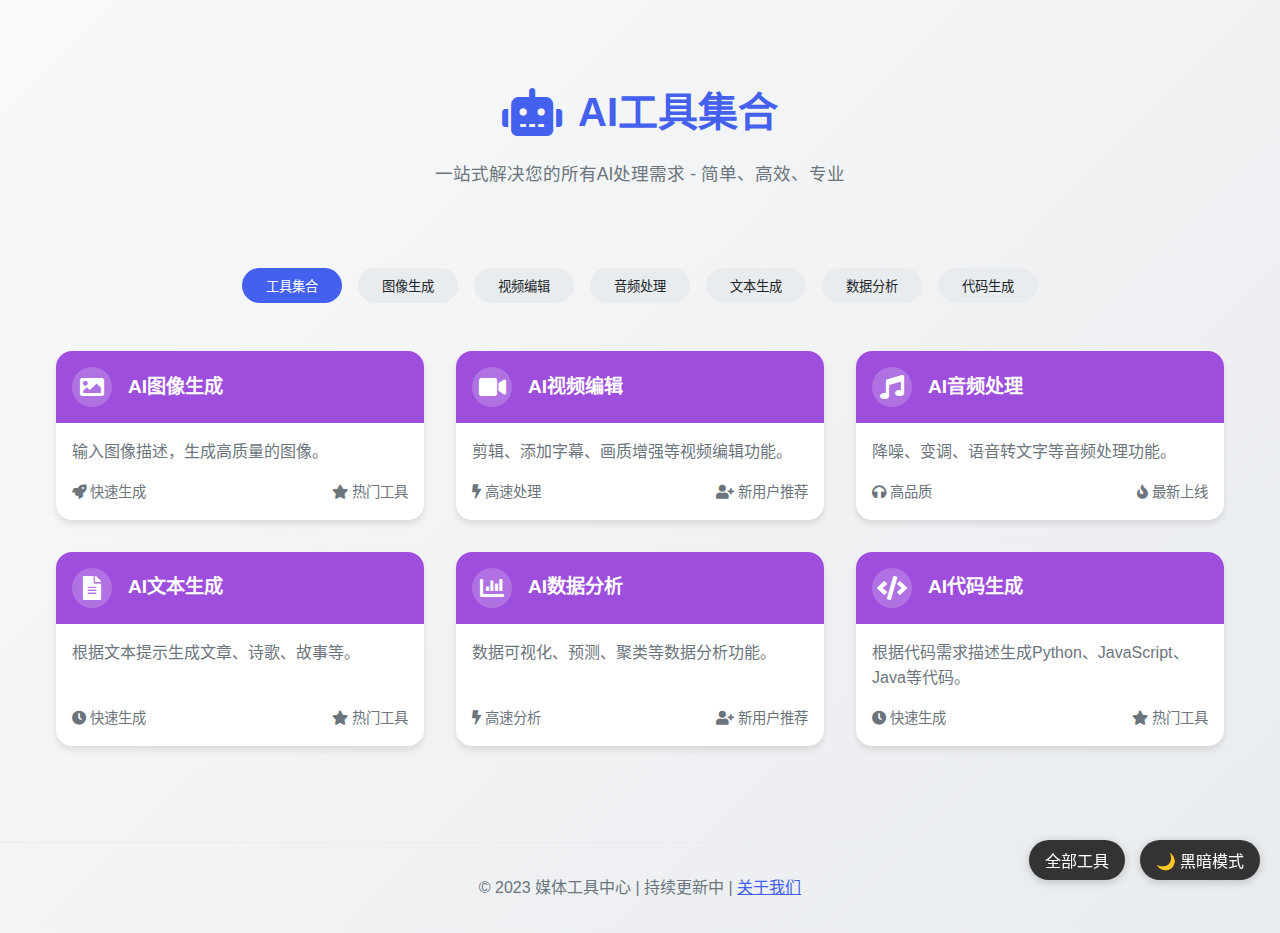
<file: AI-tools.html>
<!DOCTYPE html>
<html lang="zh-CN">

<head>
    <meta charset="UTF-8">
    <meta name="viewport" content="width=device-width, initial-scale=1.0">
    <title>AI工具集合</title>
    <!-- 引入Font Awesome图标库 -->
    <link rel="stylesheet" href="https://cdnjs.cloudflare.com/ajax/libs/font-awesome/5.15.3/css/all.min.css">
    <link rel="stylesheet" href="css/AI-tools.css">
</head>

<body>
    <div class="container">
        <header>
            <div class="logo">
                <i class="fas fa-robot"></i>
                <span>AI工具集合</span>
            </div>
            <p class="tagline">一站式解决您的所有AI处理需求 - 简单、高效、专业</p>
        </header>

        <!-- AI功能导航 -->
        <nav class="category-nav">
            <button class="category-btn active">工具集合</button>
            <button class="category-btn">图像生成</button>
            <button class="category-btn">视频编辑</button>
            <button class="category-btn">音频处理</button>
            <button class="category-btn">文本生成</button>
            <button class="category-btn">数据分析</button>
            <button class="category-btn">代码生成</button>
        </nav>

        <!-- 工具卡片网格 -->
        <div class="tools-grid">
            <!-- 图像生成工具 -->
            <a href="#" class="tool-card ai" data-category="图像生成">
                <div class="tool-card-header">
                    <div class="tool-icon">
                        <i class="fas fa-image"></i>
                    </div>
                    <h3 class="tool-title">AI图像生成</h3>
                </div>
                <div class="tool-card-body">
                    <p class="tool-description">输入图像描述，生成高质量的图像。</p>
                    <div class="tool-meta">
                        <span><i class="fas fa-rocket"></i> 快速生成</span>
                        <span><i class="fas fa-star"></i> 热门工具</span>
                    </div>
                </div>
            </a>

            <!-- 视频编辑工具 -->
            <a href="#" class="tool-card ai" data-category="视频编辑">
                <div class="tool-card-header">
                    <div class="tool-icon">
                        <i class="fas fa-video"></i>
                    </div>
                    <h3 class="tool-title">AI视频编辑</h3>
                </div>
                <div class="tool-card-body">
                    <p class="tool-description">剪辑、添加字幕、画质增强等视频编辑功能。</p>
                    <div class="tool-meta">
                        <span><i class="fas fa-bolt"></i> 高速处理</span>
                        <span><i class="fas fa-user-plus"></i> 新用户推荐</span>
                    </div>
                </div>
            </a>

            <!-- 音频处理工具 -->
            <a href="#" class="tool-card ai" data-category="音频处理">
                <div class="tool-card-header">
                    <div class="tool-icon">
                        <i class="fas fa-music"></i>
                    </div>
                    <h3 class="tool-title">AI音频处理</h3>
                </div>
                <div class="tool-card-body">
                    <p class="tool-description">降噪、变调、语音转文字等音频处理功能。</p>
                    <div class="tool-meta">
                        <span><i class="fas fa-headphones"></i> 高品质</span>
                        <span><i class="fas fa-fire"></i> 最新上线</span>
                    </div>
                </div>
            </a>

            <!-- 文本生成工具 -->
            <a href="#" class="tool-card ai" data-category="文本生成">
                <div class="tool-card-header">
                    <div class="tool-icon">
                        <i class="fas fa-file-alt"></i>
                    </div>
                    <h3 class="tool-title">AI文本生成</h3>
                </div>
                <div class="tool-card-body">
                    <p class="tool-description">根据文本提示生成文章、诗歌、故事等。</p>
                    <div class="tool-meta">
                        <span><i class="fas fa-clock"></i> 快速生成</span>
                        <span><i class="fas fa-star"></i> 热门工具</span>
                    </div>
                </div>
            </a>

            <!-- 数据分析工具 -->
            <a href="#" class="tool-card ai" data-category="数据分析">
                <div class="tool-card-header">
                    <div class="tool-icon">
                        <i class="fas fa-chart-bar"></i>
                    </div>
                    <h3 class="tool-title">AI数据分析</h3>
                </div>
                <div class="tool-card-body">
                    <p class="tool-description">数据可视化、预测、聚类等数据分析功能。</p>
                    <div class="tool-meta">
                        <span><i class="fas fa-bolt"></i> 高速分析</span>
                        <span><i class="fas fa-user-plus"></i> 新用户推荐</span>
                    </div>
                </div>
            </a>

            <!-- 代码生成工具 -->
            <a href="#" class="tool-card ai" data-category="代码生成">
                <div class="tool-card-header">
                    <div class="tool-icon">
                        <i class="fas fa-code"></i>
                    </div>
                    <h3 class="tool-title">AI代码生成</h3>
                </div>
                <div class="tool-card-body">
                    <p class="tool-description">根据代码需求描述生成Python、JavaScript、Java等代码。</p>
                    <div class="tool-meta">
                        <span><i class="fas fa-clock"></i> 快速生成</span>
                        <span><i class="fas fa-star"></i> 热门工具</span>
                    </div>
                </div>
            </a>
        </div>

        <!-- 工具功能区域将通过JavaScript动态生成 -->
    </div>

    <script src="js/AI-tools.js"></script>

    <footer>
        <p>© 2023 媒体工具中心 | 持续更新中 | <a href="about.html" style="color: var(--primary);">关于我们</a></p>
    </footer>
</body>

</html>
</file>
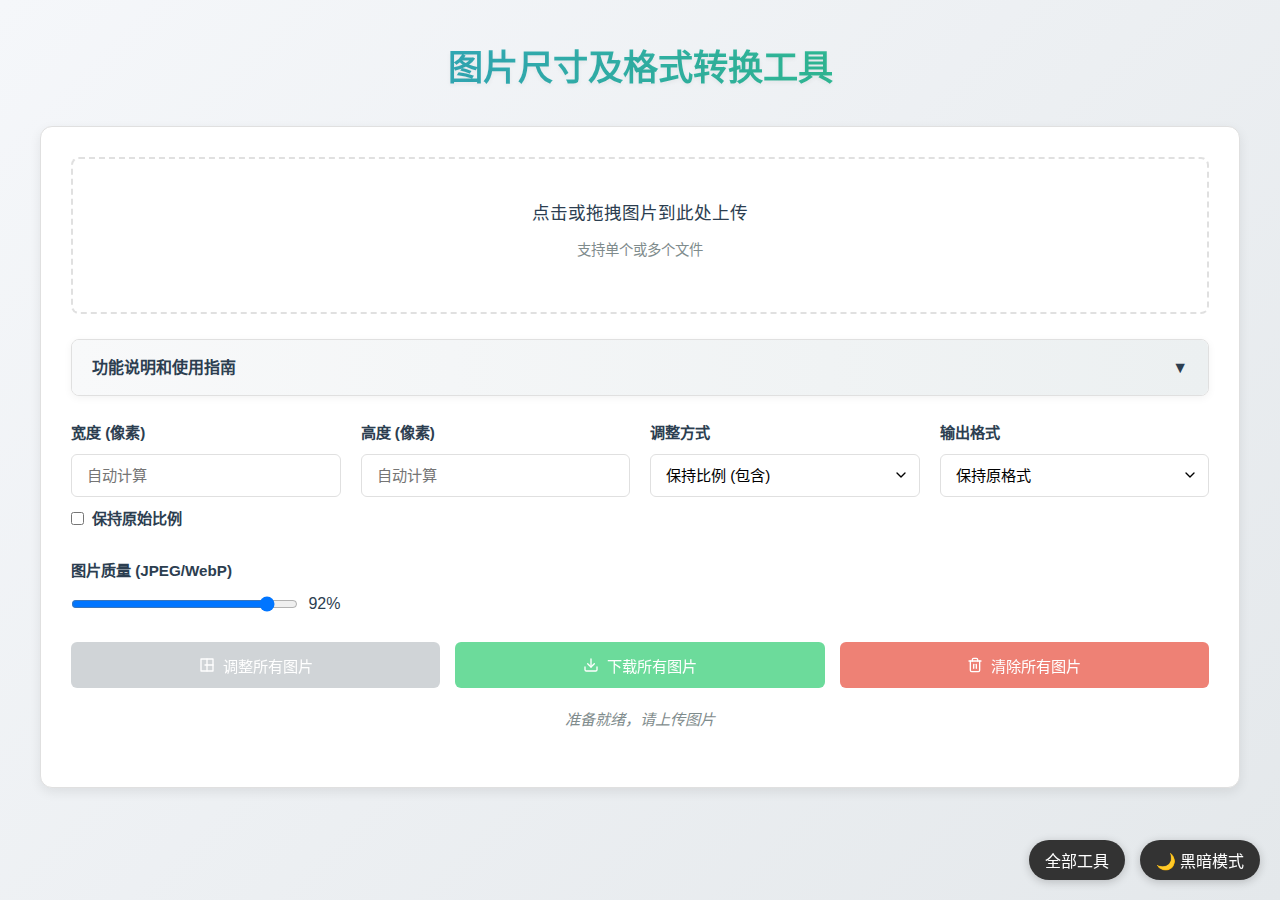
<file: image-resizer.html>
<!DOCTYPE html>
<html lang="zh-CN">
<head>
    <meta charset="UTF-8">
    <meta name="viewport" content="width=device-width, initial-scale=1.0">
    <title>图片尺寸及格式转换工具</title>
    <link rel="stylesheet" href="css/image.css">
</head>
<body>
    <h1>图片尺寸及格式转换工具</h1>
    <div class="container">
        <div id="uploadArea" class="upload-area">
            <p>点击或拖拽图片到此处上传</p>
            <p><small>支持单个或多个文件</small></p>
            <input type="file" id="fileInput" accept="image/*" multiple style="display: none;">
        </div>

        <div class="instructions">
            <div class="instructions-header" id="instructionsToggle">
                <span>功能说明和使用指南</span>
                <span>▼</span>
            </div>
            <div class="instructions-content" id="instructionsContent">
                <h3>应用功能</h3>
                <ul class="instructions-list">
                    <li><strong>完全本地运行</strong> - 所有处理都在浏览器中完成，不上传服务器</li>
                    <li><strong>批量处理</strong> - 支持同时上传并处理多张图片</li>
                    <li><strong>多种尺寸调整方式</strong> - 包含保持比例、裁剪适应和拉伸填充</li>
                    <li><strong>格式转换</strong> - 可将图片转换为JPEG、PNG或WebP格式</li>
                    <li><strong>批量下载</strong> - 支持将所有处理后的图片打包为ZIP下载</li>
                </ul>
                
                <h3>使用说明</h3>
                <ol class="instructions-list">
                    <li><strong>上传图片</strong>：点击上传区域或直接拖拽图片文件到指定区域</li>
                    <li><strong>设置参数</strong>：
                        <ul>
                            <li>指定宽度和/或高度（至少填写一个）</li>
                            <li>选择调整方式：保持比例、裁剪适应或拉伸填充</li>
                            <li>选择输出格式：保持原格式或转换为指定格式</li>
                        </ul>
                    </li>
                    <li><strong>处理图片</strong>：
                        <ul>
                            <li>点击单张图片的"调整"按钮处理单个图片</li>
                            <li>点击"调整所有图片"按钮批量处理所有上传图片</li>
                        </ul>
                    </li>
                    <li><strong>下载图片</strong>：
                        <ul>
                            <li>点击单张图片的"下载"按钮下载单个图片</li>
                            <li>点击"下载所有图片"按钮打包下载所有处理后的图片</li>
                        </ul>
                    </li>
                </ol>
                
                <h3>注意事项</h3>
                <ul class="instructions-list">
                    <li>大尺寸图片或大量图片处理可能需要较长时间</li>
                    <li>批量下载需要JSZip支持（已内置，无需联网）</li>
                    <li>所有操作不会影响原始图片文件</li>
                    <li>建议每次处理不超过50张图片以获得最佳性能</li>
                    <li>输出图片质量已优化，但可根据需要调整压缩率</li>
                </ul>
            </div>
        </div>
        
        <div class="controls">
            <div class="control-group">
                <label for="widthInput">宽度 (像素)</label>
                <input type="number" id="widthInput" placeholder="自动计算" min="1">
            </div>
            <div class="control-group">
                <label for="heightInput">高度 (像素)</label>
                <input type="number" id="heightInput" placeholder="自动计算" min="1">
            </div>
            <div class="control-group">
                <label for="resizeMethod">调整方式</label>
                <select id="resizeMethod">
                    <option value="contain">保持比例 (包含)</option>
                    <option value="cover">保持比例 (覆盖)</option>
                    <option value="fill">拉伸填充</option>
                </select>
            </div>
            <div class="control-group">
                <label for="formatSelect">输出格式</label>
                <select id="formatSelect">
                    <option value="original">保持原格式</option>
                    <option value="jpeg">JPEG</option>
                    <option value="png">PNG</option>
                    <option value="webp">WebP</option>
                </select>
            </div>
        </div>
        
        <div class="action-buttons">
            <button id="resizeAllBtn" disabled>
                <svg xmlns="http://www.w3.org/2000/svg" width="16" height="16" viewBox="0 0 24 24" fill="none" stroke="currentColor" stroke-width="2" stroke-linecap="round" stroke-linejoin="round" style="margin-right: 8px;">
                    <path d="M21 3H3v18h18V3z"></path>
                    <path d="M21 12H9"></path>
                    <path d="M12 3v18"></path>
                </svg>
                调整所有图片
            </button>
            <button id="downloadAllBtn" disabled>
                <svg xmlns="http://www.w3.org/2000/svg" width="16" height="16" viewBox="0 0 24 24" fill="none" stroke="currentColor" stroke-width="2" stroke-linecap="round" stroke-linejoin="round" style="margin-right: 8px;">
                    <path d="M21 15v4a2 2 0 0 1-2 2H5a2 2 0 0 1-2-2v-4"></path>
                    <polyline points="7 10 12 15 17 10"></polyline>
                    <line x1="12" y1="15" x2="12" y2="3"></line>
                </svg>
                下载所有图片
            </button>
            <button id="clearAllBtn" disabled>
                <svg xmlns="http://www.w3.org/2000/svg" width="16" height="16" viewBox="0 0 24 24" fill="none" stroke="currentColor" stroke-width="2" stroke-linecap="round" stroke-linejoin="round" style="margin-right: 8px;">
                    <polyline points="3 6 5 6 21 6"></polyline>
                    <path d="M19 6v14a2 2 0 0 1-2 2H7a2 2 0 0 1-2-2V6m3 0V4a2 2 0 0 1 2-2h4a2 2 0 0 1 2 2v2"></path>
                    <line x1="10" y1="11" x2="10" y2="17"></line>
                    <line x1="14" y1="11" x2="14" y2="17"></line>
                </svg>
                清除所有图片
            </button>
        </div>
        
        <div class="progress-container" style="display: none;">
            <div class="status">正在处理...</div>
            <div class="progress-bar">
                <div class="progress"></div>
            </div>
        </div>
        
        <div class="status" id="statusText">准备就绪，请上传图片</div>
        <div id="noZipWarning" class="no-zip-warning">
            警告: JSZip库未找到，批量下载将逐个下载图片
        </div>
        
        <div id="previewContainer" class="preview-container"></div>
    </div>

    <!-- 本地加载JSZip库 -->
    <script src="js/jszip.min.js"></script>
    <script src="js/image.js"></script>

</body> 
</html>
</file>
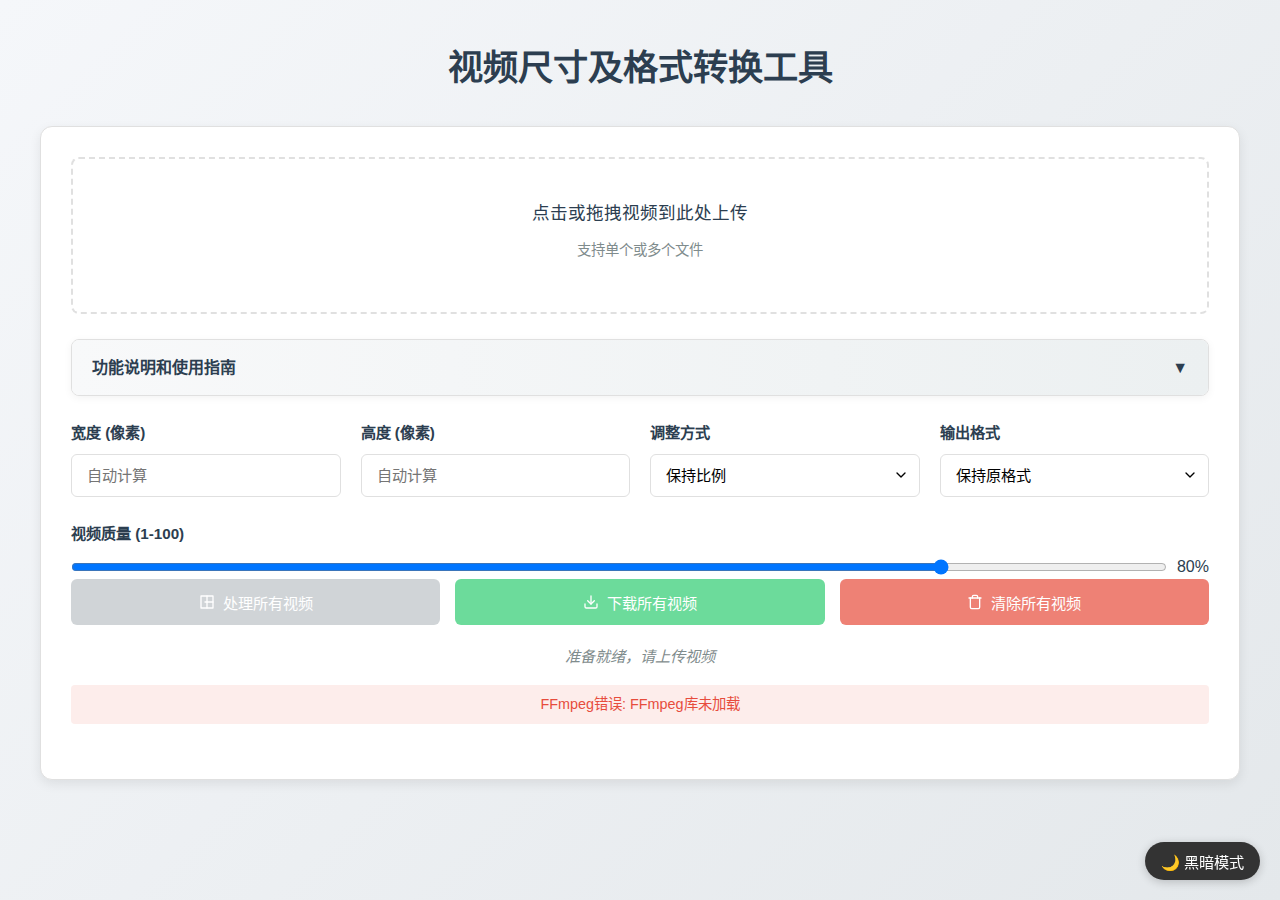
<file: vido-resizer.html>
<!DOCTYPE html>
<html lang="zh-CN">
<head>
    <meta charset="UTF-8">
    <meta name="viewport" content="width=device-width, initial-scale=1.0">
    <title>视频尺寸及格式转换工具</title>
    <!-- 本地加载JSZip库 -->
    <script src="jszip.min.js"></script>
    <!-- 本地加载FFmpeg库 -->
    <script src="public/ffmpeg/ffmpeg-core.min.js"></script>
    <style>
        :root {
            --primary-color: #3498db;
            --primary-hover: #2980b9;
            --secondary-color: #2ecc71;
            --light-bg: #f8f9fa;
            --dark-text: #2c3e50;
            --light-text: #7f8c8d;
            --border-color: #e0e0e0;
            --shadow: 0 4px 12px rgba(0, 0, 0, 0.08);
            --transition: all 0.3s ease;
        }
        
        * {
            box-sizing: border-box;
            margin: 0;
            padding: 0;
            font-family: 'Segoe UI', 'PingFang SC', 'Microsoft YaHei', sans-serif;
        }
        
        body {
            background: linear-gradient(135deg, #f5f7fa 0%, #e4e8eb 100%);
            color: var(--dark-text);
            line-height: 1.6;
            min-height: 100vh;
            padding: 40px 20px;
        }
        
        h1 {
            text-align: center;
            color: var(--dark-text);
            margin-bottom: 30px;
            font-weight: 600;
            font-size: 2.2rem;
        }
        
        .container {
            background-color: white;
            border-radius: 12px;
            padding: 30px;
            box-shadow: var(--shadow);
            max-width: 1200px;
            margin: 0 auto;
            border: 1px solid var(--border-color);
        }
        
        .upload-area {
            border: 2px dashed var(--border-color);
            border-radius: 8px;
            padding: 40px 20px;
            text-align: center;
            margin-bottom: 25px;
            cursor: pointer;
            transition: var(--transition);
            background-color: rgba(255,255,255,0.7);
            position: relative;
            overflow: hidden;
        }
        
        .upload-area::before {
            content: '';
            position: absolute;
            top: 0;
            left: 0;
            right: 0;
            height: 4px;
            background: linear-gradient(to right, var(--primary-color), var(--secondary-color));
            opacity: 0;
            transition: var(--transition);
        }
        
        .upload-area:hover {
            border-color: var(--primary-color);
            background-color: var(--light-bg);
            transform: translateY(-2px);
            box-shadow: 0 6px 16px rgba(0,0,0,0.1);
        }
        
        .upload-area:hover::before {
            opacity: 1;
        }
        
        .upload-area.active {
            border-color: var(--secondary-color);
            background-color: rgba(46, 204, 113, 0.05);
        }
        
        .upload-area p {
            font-size: 1.1rem;
            color: var(--dark-text);
            margin-bottom: 8px;
        }
        
        .upload-area small {
            color: var(--light-text);
            font-size: 0.9rem;
        }
        
        .instructions {
            margin-bottom: 25px;
            border: 1px solid var(--border-color);
            border-radius: 8px;
            overflow: hidden;
            box-shadow: 0 2px 8px rgba(0,0,0,0.05);
            background-color: white;
        }
        
        .instructions-header {
            padding: 15px 20px;
            background: linear-gradient(to right, #f8f9fa, #ecf0f1);
            cursor: pointer;
            display: flex;
            justify-content: space-between;
            align-items: center;
            font-weight: 600;
            color: var(--dark-text);
            transition: var(--transition);
        }
        
        .instructions-header:hover {
            background: linear-gradient(to right, #f1f3f5, #e0e5e9);
        }
        
        .instructions-header span:last-child {
            transition: transform 0.3s ease;
        }
        
        .instructions-content {
            padding: 0;
            max-height: 0;
            overflow: hidden;
            transition: max-height 0.4s ease-out;
        }
        
        .instructions-content.show {
            padding: 20px;
            max-height: 1000px;
        }
        
        .instructions-list {
            margin: 15px 0;
            padding-left: 25px;
        }
        
        .instructions-list li {
            margin-bottom: 10px;
            line-height: 1.6;
            color: #555;
        }
        
        .instructions h3 {
            margin-top: 20px;
            margin-bottom: 12px;
            color: var(--dark-text);
            font-size: 1.1rem;
            font-weight: 600;
            padding-bottom: 6px;
            border-bottom: 1px solid var(--border-color);
        }
        
        .controls {
            display: grid;
            grid-template-columns: repeat(auto-fit, minmax(240px, 1fr));
            gap: 20px;
            margin-bottom: 25px;
        }
        
        .control-group {
            position: relative;
        }
        
        label {
            display: block;
            margin-bottom: 8px;
            font-weight: 600;
            color: var(--dark-text);
            font-size: 0.95rem;
        }
        
        input[type="number"], select {
            width: 100%;
            padding: 12px 15px;
            border: 1px solid var(--border-color);
            border-radius: 6px;
            font-size: 0.95rem;
            transition: var(--transition);
            background-color: white;
            appearance: none;
        }
        
        input[type="number"]:focus, select:focus {
            outline: none;
            border-color: var(--primary-color);
            box-shadow: 0 0 0 2px rgba(52, 152, 219, 0.2);
        }
        
        select {
            background-image: url("data:image/svg+xml;charset=UTF-8,%3csvg xmlns='http://www.w3.org/2000/svg' viewBox='0 0 24 24' fill='none' stroke='currentColor' stroke-width='2' stroke-linecap='round' stroke-linejoin='round'%3e%3cpolyline points='6 9 12 15 18 9'%3e%3c/polyline%3e%3c/svg%3e");
            background-repeat: no-repeat;
            background-position: right 10px center;
            background-size: 16px;
        }
        
        .action-buttons {
            display: flex;
            gap: 15px;
            margin-bottom: 20px;
        }
        
        button {
            background-color: var(--primary-color);
            color: white;
            border: none;
            padding: 12px 20px;
            border-radius: 6px;
            cursor: pointer;
            font-size: 0.95rem;
            transition: var(--transition);
            font-weight: 500;
            flex: 1;
            display: flex;
            align-items: center;
            justify-content: center;
            box-shadow: 0 2px 5px rgba(0,0,0,0.1);
        }
        
        button:hover {
            background-color: var(--primary-hover);
            transform: translateY(-2px);
            box-shadow: 0 4px 8px rgba(0,0,0,0.15);
        }
        
        button:active {
            transform: translateY(0);
        }
        
        button:disabled {
            background-color: #bdc3c7;
            cursor: not-allowed;
            transform: none;
            box-shadow: none;
            opacity: 0.7;
        }
        
        #downloadAllBtn {
            background-color: var(--secondary-color);
        }
        
        #downloadAllBtn:hover {
            background-color: #27ae60;
        }
        
        #clearAllBtn {
            background-color: #e74c3c;
        }
        
        #clearAllBtn:hover {
            background-color: #c0392b;
        }
        
        .progress-container {
            margin: 20px 0;
        }
        
        .progress-bar {
            width: 100%;
            height: 8px;
            background-color: #ecf0f1;
            border-radius: 4px;
            overflow: hidden;
            margin-top: 10px;
            box-shadow: inset 0 1px 2px rgba(0,0,0,0.1);
        }
        
        .progress {
            height: 100%;
            background: linear-gradient(to right, var(--primary-color), var(--secondary-color));
            width: 0%;
            transition: width 0.4s ease;
        }
        
        .status {
            text-align: center;
            margin: 15px 0;
            font-size: 0.95rem;
            color: var(--light-text);
            font-style: italic;
        }
        
        .no-ffmpeg-warning {
            color: #e74c3c;
            font-size: 0.9rem;
            margin-top: 5px;
            display: none;
            text-align: center;
            padding: 8px;
            background-color: rgba(231, 76, 60, 0.1);
            border-radius: 4px;
        }
        
        .preview-container {
            display: grid;
            grid-template-columns: repeat(auto-fill, minmax(220px, 1fr));
            gap: 20px;
            margin-top: 25px;
        }
        
        .video-card {
            border: 1px solid var(--border-color);
            border-radius: 8px;
            overflow: hidden;
            background-color: white;
            box-shadow: 0 2px 8px rgba(0,0,0,0.05);
            transition: var(--transition);
            position: relative;
        }
        
        .video-card:hover {
            transform: translateY(-5px);
            box-shadow: 0 6px 16px rgba(0,0,0,0.1);
        }
        
        .video-preview {
            width: 100%;
            height: 160px;
            background-color: #f8f9fa;
            border-bottom: 1px solid var(--border-color);
            display: block;
        }
        
        .video-info {
            padding: 15px;
        }
        
        .video-name {
            white-space: nowrap;
            overflow: hidden;
            text-overflow: ellipsis;
            margin-bottom: 6px;
            font-weight: 500;
            font-size: 0.95rem;
        }
        
        .video-details {
            color: var(--light-text);
            font-size: 0.85rem;
            margin-bottom: 10px;
        }
        
        .action-buttons.small {
            margin-top: 10px;
            gap: 8px;
        }
        
        .action-buttons.small button {
            padding: 8px 10px;
            font-size: 0.85rem;
            border-radius: 4px;
        }
        
        @media (max-width: 768px) {
            body {
                padding: 20px 10px;
            }
            
            .container {
                padding: 20px;
            }
            
            .controls {
                grid-template-columns: 1fr;
            }
            
            .action-buttons {
                flex-direction: column;
            }
            
            .preview-container {
                grid-template-columns: repeat(auto-fill, minmax(160px, 1fr));
                gap: 15px;
            }
            
            h1 {
                font-size: 1.8rem;
            }
        }
        
        /* 动画效果 */
        @keyframes fadeIn {
            from { opacity: 0; transform: translateY(10px); }
            to { opacity: 1; transform: translateY(0); }
        }
        
        .video-card {
            animation: fadeIn 0.3s ease-out forwards;
        }
        
        /* 工具提示样式 */
        .tooltip {
            position: relative;
            display: inline-block;
        }
        
        .tooltip .tooltiptext {
            visibility: hidden;
            width: 200px;
            background-color: #333;
            color: #fff;
            text-align: center;
            border-radius: 6px;
            padding: 8px;
            position: absolute;
            z-index: 1;
            bottom: 125%;
            left: 50%;
            transform: translateX(-50%);
            opacity: 0;
            transition: opacity 0.3s;
            font-size: 0.85rem;
            font-weight: normal;
        }
        
        .tooltip:hover .tooltiptext {
            visibility: visible;
            opacity: 1;
        }
        
        /* 暗黑模式样式 */
        body.dark-mode {
            background: linear-gradient(135deg, #1a1a1a 0%, #2d2d2d 100%);
            color: #f0f0f0;
        }
        
        body.dark-mode .container {
            background-color: #2d2d2d;
            border-color: #444;
        }
        
        body.dark-mode .upload-area {
            background-color: #333;
            border-color: #444;
        }
        
        body.dark-mode .instructions {
            border-color: #444;
        }
        
        body.dark-mode .instructions-header {
            background: linear-gradient(to right, #333, #444);
            color: #f0f0f0;
        }
        
        body.dark-mode .instructions-content {
            background-color: #333;
        }
        
        body.dark-mode .video-card {
            background-color: #333;
            border-color: #444;
        }
        
        body.dark-mode input, body.dark-mode select {
            background-color: #444;
            color: #f0f0f0;
            border-color: #555;
        }
        
        body.dark-mode label {
            color: #f0f0f0;
        }
    </style>
</head>
<body>
    <h1>视频尺寸及格式转换工具</h1>
    <div class="container">
        <div id="uploadArea" class="upload-area">
            <p>点击或拖拽视频到此处上传</p>
            <p><small>支持单个或多个文件</small></p>
            <input type="file" id="fileInput" accept="video/*" multiple style="display: none;">
        </div>

        <div class="instructions">
            <div class="instructions-header" id="instructionsToggle">
                <span>功能说明和使用指南</span>
                <span>▼</span>
            </div>
            <div class="instructions-content" id="instructionsContent">
                <h3>应用功能</h3>
                <ul class="instructions-list">
                    <li><strong>完全本地运行</strong> - 所有处理都在浏览器中完成，不上传服务器</li>
                    <li><strong>批量处理</strong> - 支持同时上传并处理多个视频</li>
                    <li><strong>多种调整选项</strong> - 包括调整大小、旋转视频</li>
                    <li><strong>格式转换</strong> - 可将视频转换为MP4、WebM等格式</li>
                    <li><strong>批量下载</strong> - 支持将所有处理后的视频打包为ZIP下载</li>
                </ul>
                
                <h3>使用说明</h3>
                <ol class="instructions-list">
                    <li><strong>上传视频</strong>：点击上传区域或直接拖拽视频文件到指定区域</li>
                    <li><strong>设置参数</strong>：
                        <ul>
                            <li>指定宽度和/或高度（至少填写一个）</li>
                            <li>选择调整方式：保持比例或直接设置</li>
                            <li>选择输出格式：保持原格式或转换为指定格式</li>
                            <li>调整视频质量（1-100）</li>
                        </ul>
                    </li>
                    <li><strong>处理视频</strong>：
                        <ul>
                            <li>点击单个视频的"处理"按钮处理单个视频</li>
                            <li>点击"处理所有视频"按钮批量处理所有上传视频</li>
                        </ul>
                    </li>
                    <li><strong>下载视频</strong>：
                        <ul>
                            <li>点击单个视频的"下载"按钮下载单个视频</li>
                            <li>点击"下载所有视频"按钮打包下载所有处理后的视频</li>
                        </ul>
                    </li>
                </ol>
                
                <h3>注意事项</h3>
                <ul class="instructions-list">
                    <li>大尺寸视频或大量视频处理可能需要较长时间</li>
                    <li>批量下载需要JSZip支持（已内置，无需联网）</li>
                    <li>所有操作不会影响原始视频文件</li>
                    <li>建议每次处理不超过5个视频以获得最佳性能</li>
                    <li>输出视频质量已优化，但可根据需要调整质量参数</li>
                </ul>
            </div>
        </div>
        
        <div class="controls">
            <div class="control-group">
                <label for="widthInput">宽度 (像素)</label>
                <input type="number" id="widthInput" placeholder="自动计算" min="1">
            </div>
            <div class="control-group">
                <label for="heightInput">高度 (像素)</label>
                <input type="number" id="heightInput" placeholder="自动计算" min="1">
            </div>
            <div class="control-group">
                <label for="resizeMethod">调整方式</label>
                <select id="resizeMethod">
                    <option value="contain">保持比例</option>
                    <option value="fill">直接设置</option>
                </select>
            </div>
            <div class="control-group">
                <label for="formatSelect">输出格式</label>
                <select id="formatSelect">
                    <option value="original">保持原格式</option>
                    <option value="mp4">MP4</option>
                    <option value="webm">WebM</option>
                </select>
            </div>
        </div>
        
        <div class="control-group">
            <label for="qualityInput">视频质量 (1-100)</label>
            <div style="display: flex; align-items: center; gap: 10px; margin-top: 5px;">
                <input type="range" id="qualityInput" min="1" max="100" value="80" style="flex-grow: 1;">
                <span id="qualityValue">80%</span>
            </div>
        </div>
        
        <div class="action-buttons">
            <button id="resizeAllBtn" disabled>
                <svg xmlns="http://www.w3.org/2000/svg" width="16" height="16" viewBox="0 0 24 24" fill="none" stroke="currentColor" stroke-width="2" stroke-linecap="round" stroke-linejoin="round" style="margin-right: 8px;">
                    <path d="M21 3H3v18h18V3z"></path>
                    <path d="M21 12H9"></path>
                    <path d="M12 3v18"></path>
                </svg>
                处理所有视频
            </button>
            <button id="downloadAllBtn" disabled>
                <svg xmlns="http://www.w3.org/2000/svg" width="16" height="16" viewBox="0 0 24 24" fill="none" stroke="currentColor" stroke-width="2" stroke-linecap="round" stroke-linejoin="round" style="margin-right: 8px;">
                    <path d="M21 15v4a2 2 0 0 1-2 2H5a2 2 0 0 1-2-2v-4"></path>
                    <polyline points="7 10 12 15 17 10"></polyline>
                    <line x1="12" y1="15" x2="12" y2="3"></line>
                </svg>
                下载所有视频
            </button>
            <button id="clearAllBtn" disabled>
                <svg xmlns="http://www.w3.org/2000/svg" width="16" height="16" viewBox="0 0 24 24" fill="none" stroke="currentColor" stroke-width="2" stroke-linecap="round" stroke-linejoin="round" style="margin-right: 8px;">
                    <polyline points="3 6 5 6 21 6"></polyline>
                    <path d="M19 6v14a2 2 0 0 1-2 2H7a2 2 0 0 1-2-2V6m3 0V4a2 2 0 0 1 2-2h4a2 2 0 0 1 2 2v2"></path>
                </svg>
                清除所有视频
            </button>
        </div>
        
        <div class="progress-container" id="progressContainer" style="display: none;">
            <div class="status">正在处理...</div>
            <div class="progress-bar">
                <div class="progress"></div>
            </div>
        </div>
        
        <div class="status" id="statusText">准备就绪，请上传视频</div>
        <div id="noFfmpegWarning" class="no-ffmpeg-warning">
            警告: FFmpeg未加载成功，部分视频转换功能可能不可用
        </div>
        
        <div id="previewContainer" class="preview-container"></div>
    </div>

    <script>
        // 全局状态管理
        const state = {
            ffmpeg: null,
            ffmpegLoaded: false,
            processingQueue: [],
            activeTasks: 0,
            maxConcurrent: 2, // 最大并行任务数
            taskTimeout: 120000, // 单个任务超时时间(2分钟)
            videos: []
        };

        // 性能监控指标
        const perfMetrics = {
            startTime: null,
            processedCount: 0,
            totalSize: 0
        };

        // 初始化FFmpeg
async function initFFmpeg() {
  if (typeof FFmpeg === 'undefined') {
    showFFmpegError('FFmpeg库未加载');
    return;
  }

  try {
    const { createFFmpeg } = window.FFmpeg;
    state.ffmpeg = createFFmpeg({
      log: true,
      corePath: 'public/ffmpeg/ffmpeg-core.js',   // 直接指向文件
      wasmPath: 'public/ffmpeg/ffmpeg-core.wasm'  // 直接指向文件
    });

    showStatus('正在加载FFmpeg引擎...');
    await state.ffmpeg.load();
    state.ffmpegLoaded = true;
    document.getElementById('noFfmpegWarning').style.display = 'none';
  } catch (error) {
    showFFmpegError(`初始化失败: ${error.message}`);
  }
}

        // 工具函数：显示错误
        function showFFmpegError(message) {
            const warningEl = document.getElementById('noFfmpegWarning');
            warningEl.textContent = `FFmpeg错误: ${message}`;
            warningEl.style.display = 'block';
        }

        // 工具函数：更新状态
        function showStatus(message, progress = null) {
            const statusEl = document.getElementById('statusText');
            statusEl.textContent = message;
            
            if (progress !== null) {
                const progressEl = document.querySelector('.progress');
                progressEl.style.width = `${progress}%`;
            }
        }

        // 工具函数：格式化文件大小
        function formatFileSize(bytes) {
            if (bytes === 0) return '0 B';
            const units = ['B', 'KB', 'MB', 'GB'];
            const exp = Math.floor(Math.log(bytes) / Math.log(1024));
            return `${(bytes / Math.pow(1024, exp)).toFixed(2)} ${units[exp]}`;
        }

        // 工具函数：格式化时长
        function formatDuration(seconds) {
            const h = Math.floor(seconds / 3600);
            const m = Math.floor(seconds % 3600 / 60);
            const s = Math.floor(seconds % 60);
            return [h, m, s]
                .map(v => v.toString().padStart(2, '0'))
                .filter((v,i) => v !== '00' || i > 0)
                .join(':');
        }

        // 带超时的任务处理器
        async function processWithTimeout(taskPromise, timeout) {
            let timeoutHandle;
            const timeoutPromise = new Promise((_, reject) => {
                timeoutHandle = setTimeout(() => {
                    reject(new Error(`操作超时（${timeout/1000}秒）`));
                }, timeout);
            });

            try {
                return await Promise.race([taskPromise, timeoutPromise]);
            } finally {
                clearTimeout(timeoutHandle);
            }
        }

        // 视频处理队列
        async function processQueue() {
            while (state.processingQueue.length > 0 && state.activeTasks < state.maxConcurrent) {
                state.activeTasks++;
                const { index, resolve, reject } = state.processingQueue.shift();
                
                try {
                    const result = await processWithTimeout(
                        processVideo(index),
                        state.taskTimeout
                    );
                    resolve(result);
                } catch (error) {
                    reject(error);
                } finally {
                    state.activeTasks--;
                    processQueue();
                }
            }
        }

        // 核心视频处理逻辑
        async function processVideo(index) {
            const startTime = Date.now();
            const video = state.videos[index];
            
            try {
                // 准备文件
                showStatus(`[${index+1}/${state.videos.length}] 正在读取 ${video.file.name}...`);
                const fileBuffer = new Uint8Array(await video.file.arrayBuffer());
                
                // 写入FFmpeg
                showStatus(`[${index+1}/${state.videos.length}] 准备处理 ${video.file.name}...`);
                await state.ffmpeg.FS('writeFile', video.file.name, fileBuffer);

                // 构建命令
                const outputExt = getOutputExtension(video);
                const outputName = generateOutputFilename(video, outputExt);
                const command = buildFFmpegCommand(video, outputName);

                // 执行命令
                showStatus(`[${index+1}/${state.videos.length}] 正在处理 ${video.file.name}...`);
                await state.ffmpeg.run(...command);

                // 读取结果
                showStatus(`[${index+1}/${state.videos.length}] 正在保存 ${outputName}...`);
                const outputData = state.ffmpeg.FS('readFile', outputName);
                
                // 创建Blob
                const blob = new Blob([outputData.buffer], { type: `video/${outputExt}` });
                const duration = Date.now() - startTime;

                // 更新状态
                state.videos[index] = {
                    ...video,
                    resizedData: URL.createObjectURL(blob),
                    resizedFile: new File([blob], outputName, { type: blob.type }),
                    processingTime: duration
                };

                // 清理
                state.ffmpeg.FS('unlink', video.file.name);
                state.ffmpeg.FS('unlink', outputName);

                // 更新性能统计
                perfMetrics.processedCount++;
                perfMetrics.totalSize += blob.size;

                return true;
            } catch (error) {
                console.error(`处理失败: ${video.file.name}`, error);
                showStatus(`处理失败: ${video.file.name} - ${error.message}`);
                return false;
            }
        }

        // 构建FFmpeg命令
        function buildFFmpegCommand(video, outputName) {
            const { width, height, method, quality } = getProcessingParams();
            
            const command = ['-i', video.file.name];
            const filters = [];

            // 缩放处理
            if (width || height) {
                const scaleFilter = method === 'contain' 
                    ? `scale=w=${width||-1}:h=${height||-1}:force_original_aspect_ratio=decrease` 
                    : `scale=${width||-1}:${height||-1}`;
                filters.push(scaleFilter);
            }

            if (filters.length > 0) {
                command.push('-vf', filters.join(','));
            }

            // 输出参数
            command.push(
                '-crf', quality.toString(),
                '-preset', 'medium',
                '-movflags', '+faststart',
                '-y',
                outputName
            );

            return command;
        }

        // 获取处理参数
        function getProcessingParams() {
            return {
                width: parseInt(document.getElementById('widthInput').value) || null,
                height: parseInt(document.getElementById('heightInput').value) || null,
                method: document.getElementById('resizeMethod').value,
                quality: parseInt(document.getElementById('qualityInput').value)
            };
        }

        // 生成输出文件名
        function generateOutputFilename(video, ext) {
            const baseName = video.file.name.replace(/\.[^/.]+$/, '');
            return `${baseName}_${Date.now()}.${ext}`;
        }

        // 获取输出扩展名
        function getOutputExtension(video) {
            const format = document.getElementById('formatSelect').value;
            return format === 'original' 
                ? video.file.name.split('.').pop() 
                : format;
        }

        // 用户界面更新函数
        function updateProgressUI() {
            if (state.videos.length === 0) return;
            
            const progress = (perfMetrics.processedCount / state.videos.length) * 100;
            showStatus(
                `已处理 ${perfMetrics.processedCount}/${state.videos.length} 个文件 | ` +
                `总大小: ${formatFileSize(perfMetrics.totalSize)} | ` +
                `已用时间: ${formatDuration((Date.now() - perfMetrics.startTime)/1000)}`,
                progress
            );

            // 更新每个视频卡片的状态
            state.videos.forEach((video, index) => {
                const card = document.querySelectorAll('.video-card')[index];
                if (card) {
                    const statusEl = card.querySelector('.processing-status');
                    if (video.processingTime) {
                        statusEl.textContent = `处理时间: ${video.processingTime}ms`;
                    }
                }
            });
        }

        // 主处理函数
        async function handleProcessAll() {
            if (!state.ffmpegLoaded) {
                showStatus('FFmpeg引擎未就绪');
                return;
            }

            // 初始化性能统计
            perfMetrics.startTime = Date.now();
            perfMetrics.processedCount = 0;
            perfMetrics.totalSize = 0;

            // 显示进度条
            document.getElementById('progressContainer').style.display = 'block';

            // 禁用按钮
            document.querySelectorAll('button').forEach(btn => btn.disabled = true);
            
            try {
                // 创建处理队列
                state.processingQueue = state.videos.map((_, index) => ({
                    index,
                    promise: new Promise((resolve, reject) => {
                        // 这里不需要再次推入队列，已经在初始化时完成
                    })
                }));

                // 启动处理
                showStatus('开始批量处理...', 0);
                processQueue();

                // 启动UI更新循环
                const uiInterval = setInterval(updateProgressUI, 1000);

                // 等待所有任务完成
                await Promise.all(state.videos.map((video, index) => 
                    new Promise((resolve, reject) => {
                        state.processingQueue.push({ index, resolve, reject });
                    })
                ));
                
                clearInterval(uiInterval);
                showStatus(`处理完成！总用时: ${formatDuration((Date.now() - perfMetrics.startTime)/1000)}`, 100);
            } catch (error) {
                console.error('批量处理失败:', error);
                showStatus(`处理失败: ${error.message}`);
            } finally {
                // 恢复按钮
                document.querySelectorAll('button').forEach(btn => btn.disabled = false);
                document.getElementById('downloadAllBtn').disabled = false;
                document.getElementById('clearAllBtn').disabled = false;
            }
        }

        // 初始化事件监听
        document.addEventListener('DOMContentLoaded', async () => {
            // 初始化FFmpeg
            await initFFmpeg();

            // 初始化UI组件
            const uploadArea = document.getElementById('uploadArea');
            const fileInput = document.getElementById('fileInput');

            // 文件上传处理
            uploadArea.addEventListener('click', () => fileInput.click());
            
            uploadArea.addEventListener('dragover', (e) => {
                e.preventDefault();
                uploadArea.classList.add('active');
            });
            
            uploadArea.addEventListener('dragleave', () => {
                uploadArea.classList.remove('active');
            });
            
            uploadArea.addEventListener('drop', (e) => {
                e.preventDefault();
                uploadArea.classList.remove('active');
                if (e.dataTransfer.files.length) {
                    fileInput.files = e.dataTransfer.files;
                    fileInput.dispatchEvent(new Event('change'));
                }
            });
            
            fileInput.addEventListener('change', async (e) => {
                const files = Array.from(e.target.files);
                if (files.length === 0) return;
                if (files.length > 5) {
                    alert('每次最多只能上传5个视频，请减少文件数量。');
                    return;
                }
                // 加载视频文件
                state.videos = await Promise.all(files.map(async (file) => {
                    const url = URL.createObjectURL(file);
                    const video = await createVideoElement(url);
                    return {
                        file,
                        originalData: url,
                        originalWidth: video.videoWidth,
                        originalHeight: video.videoHeight,
                        duration: video.duration
                    };
                }));

                updateUI();
                
                // 启用按钮
                document.getElementById('resizeAllBtn').disabled = false;
                document.getElementById('downloadAllBtn').disabled = false;
                document.getElementById('clearAllBtn').disabled = false;
            });

            // 处理按钮点击
            document.getElementById('resizeAllBtn').addEventListener('click', handleProcessAll);

            // 下载所有按钮点击
            document.getElementById('downloadAllBtn').addEventListener('click', () => {
                if (state.videos.length === 0) {
                    alert('没有可下载的视频');
                    return;
                }
                
                const zip = new JSZip();
                const videoFolder = zip.folder('processed_videos');
                
                state.videos.forEach(video => {
                    if (video.resizedData) {
                        fetch(video.resizedData)
                            .then(response => response.blob())
                            .then(blob => {
                                const fileName = video.resizedFile.name;
                                videoFolder.file(fileName, blob);
                                
                                // 当所有文件都添加到zip后，开始下载
                                if (video === state.videos[state.videos.length - 1]) {
                                    zip.generateAsync({type:'blob'})
                                        .then(function(content) {
                                            saveAs(content, 'processed_videos.zip');
                                        });
                                }
                            });
                    }
                });
            });

            // 清除所有按钮点击
            document.getElementById('clearAllBtn').addEventListener('click', () => {
                state.videos = [];
                updateUI();
                document.getElementById('resizeAllBtn').disabled = true;
                document.getElementById('downloadAllBtn').disabled = true;
                document.getElementById('clearAllBtn').disabled = true;
            });

            // 功能说明展开/折叠
            const instructionsToggle = document.getElementById('instructionsToggle');
            const instructionsContent = document.getElementById('instructionsContent');
            
            instructionsToggle.addEventListener('click', () => {
                instructionsContent.classList.toggle('show');
                const arrow = instructionsToggle.querySelector('span:last-child');
                arrow.textContent = instructionsContent.classList.contains('show') ? '▲' : '▼';
            });

            // 添加黑暗模式切换
            const darkModeToggle = document.createElement('button');
            darkModeToggle.textContent = '🌙 黑暗模式';
            darkModeToggle.style.position = 'fixed';
            darkModeToggle.style.bottom = '20px';
            darkModeToggle.style.right = '20px';
            darkModeToggle.style.zIndex = '1000';
            darkModeToggle.style.padding = '8px 16px';
            darkModeToggle.style.borderRadius = '20px';
            darkModeToggle.style.backgroundColor = '#333';
            darkModeToggle.style.color = 'white';
            darkModeToggle.style.border = 'none';
            darkModeToggle.style.cursor = 'pointer';
            darkModeToggle.style.boxShadow = '0 2px 10px rgba(0,0,0,0.2)';
            document.body.appendChild(darkModeToggle);
            
            let darkMode = false;
            darkModeToggle.addEventListener('click', function() {
                darkMode = !darkMode;
                document.body.classList.toggle('dark-mode', darkMode);
                this.textContent = darkMode ? '☀️ 明亮模式' : '🌙 黑暗模式';
                this.style.backgroundColor = darkMode ? '#fff' : '#333';
                this.style.color = darkMode ? '#333' : '#fff';
            });
        });

        // 创建视频元素
        function createVideoElement(url) {
            return new Promise((resolve) => {
                const video = document.createElement('video');
                video.src = url;
                video.addEventListener('loadedmetadata', () => resolve(video));
                video.load();
            });
        }

        // 更新用户界面
        function updateUI() {
            const container = document.getElementById('previewContainer');
            container.innerHTML = '';

            state.videos.forEach((video, index) => {
                const card = document.createElement('div');
                card.className = 'video-card';
                card.innerHTML = `
                    <video class="video-preview" controls muted loop>
                        <source src="${video.originalData}" type="${video.file.type}">
                    </video>
                    <div class="video-info">
                        <div class="video-name">${video.file.name}</div>
                        <div class="video-details">
                            ${video.originalWidth}x${video.originalHeight} | 
                            ${formatFileSize(video.file.size)} | 
                            ${formatDuration(video.duration)}
                        </div>
                        <div class="processing-status"></div>
                        <div class="progress-bar">
                            <div class="progress" style="width: 0%;"></div>
                        </div>
                        <div class="action-buttons small">
                            <button class="process-btn" title="处理视频">处理</button>
                            <button class="download-btn" title="下载处理后的视频">下载</button>
                            <button class="remove-btn" title="移除视频">移除</button>
                        </div>
                    </div>
                `;

                // 绑定按钮事件
                const processBtn = card.querySelector('.process-btn');
                const downloadBtn = card.querySelector('.download-btn');
                const removeBtn = card.querySelector('.remove-btn');
                const progressBar = card.querySelector('.progress');

                processBtn.addEventListener('click', async () => {
                    try {
                        processBtn.textContent = '处理中...';
                        processBtn.disabled = true;
                        
                        // 创建单个视频的处理队列
                        state.processingQueue = [
                            { 
                                index, 
                                promise: new Promise((resolve, reject) => {
                                    state.processingQueue.push({ index, resolve, reject });
                                })
                            }
                        ];
                        state.activeTasks = 0;
                        
                        // 启动处理
                        await processQueue();
                        
                        // 更新进度条
                        updateProgressUI();
                        
                        processBtn.textContent = '处理';
                        processBtn.disabled = false;
                        
                        alert(`视频 "${video.file.name}" 处理完成！`);
                    } catch (error) {
                        console.error(`处理失败: ${video.file.name}`, error);
                        processBtn.textContent = '处理';
                        processBtn.disabled = false;
                        alert(`处理 "${video.file.name}" 时出错: ${error.message}`);
                    }
                });

                downloadBtn.addEventListener('click', () => {
                    if (video.resizedData) {
                        const a = document.createElement('a');
                        a.href = video.resizedData;
                        a.download = video.resizedFile.name;
                        a.click();
                    } else {
                        alert('请先处理视频');
                    }
                });

                removeBtn.addEventListener('click', () => {
                    state.videos.splice(index, 1);
                    updateUI();
                    
                    // 如果没有视频了，禁用按钮
                    if (state.videos.length === 0) {
                        document.getElementById('resizeAllBtn').disabled = true;
                        document.getElementById('downloadAllBtn').disabled = true;
                        document.getElementById('clearAllBtn').disabled = true;
                    }
                });

                container.appendChild(card);
            });
        }
    </script>
</body>
</html>
</file>
<file: css/AI-tools.css>
/* 全局变量定义 */
:root {
    /* 主色调 */
    --primary: #4361ee;
    --primary-light: #4895ef;
    --primary-dark: #3f37c9;
    
    /* 辅助色 */
    --secondary: #f72585;
    --success: #4cc9f0;
    --warning: #f8961e;
    --danger: #ef233c;
    
    /* 中性色 */
    --light: #f8f9fa;
    --dark: #212529;
    --gray: #6c757d;
    --gray-light: #e9ecef;
    
    /* 间距 */
    --spacing: 1rem;
    --spacing-lg: 2rem;
    --spacing-xl: 3rem;
    
    /* 圆角 */
    --radius: 0.5rem;
    --radius-lg: 1rem;
    
    /* 阴影 */
    --shadow: 0 4px 6px rgba(0, 0, 0, 0.1);
    --shadow-lg: 0 10px 15px rgba(0, 0, 0, 0.1);
    
    /* 过渡 */
    --transition: all 0.3s ease;
}

/* 全局样式 */
* {
    margin: 0;
    padding: 0;
    box-sizing: border-box;
    font-family: 'Segoe UI', 'PingFang SC', 'Microsoft YaHei', sans-serif;
}

body {
    background: linear-gradient(135deg, #f8f9fa 0%, #e9ecef 100%);
    min-height: 100vh;
    color: var(--dark);
    line-height: 1.6;
}

.dark-mode {
    background: linear-gradient(135deg, #1a1a1a, #2d2d2d);
    color: #f0f0f0;
}

/* 布局容器 */
.container {
    width: 100%;
    max-width: 1200px;
    margin: 0 auto;
    padding: var(--spacing-xl) var(--spacing);
}

/* 页眉样式 */
header {
    text-align: center;
    margin-bottom: var(--spacing-xl);
    padding: var(--spacing-lg) 0;
}

.logo {
    font-size: 2.5rem;
    font-weight: 700;
    color: var(--primary);
    margin-bottom: var(--spacing);
    display: flex;
    align-items: center;
    justify-content: center;
    gap: var(--spacing);
}

.logo i {
    font-size: 3rem;
}

.tagline {
    color: var(--gray);
    font-size: 1.1rem;
    max-width: 600px;
    margin: 0 auto;
}

/* 工具分类导航 */
.category-nav {
    display: flex;
    justify-content: center;
    flex-wrap: wrap;
    gap: var(--spacing);
    margin-bottom: var(--spacing-xl);
}

.category-btn {
    padding: 0.5rem 1.5rem;
    border-radius: 2rem;
    background: var(--gray-light);
    color: var(--dark);
    border: none;
    cursor: pointer;
    transition: var(--transition);
    font-weight: 500;
}

.category-btn:hover,
.category-btn.active {
    background: var(--primary);
    color: white;
}

/* 工具网格布局 */
.tools-grid {
    display: grid;
    grid-template-columns: repeat(auto-fill, minmax(280px, 1fr));
    gap: var(--spacing-lg);
    margin-bottom: var(--spacing-xl);
}

/* 工具卡片样式 */
.tool-card {
    background: white;
    border-radius: var(--radius-lg);
    overflow: hidden;
    box-shadow: var(--shadow);
    transition: var(--transition);
    text-decoration: none;
    color: inherit;
    display: flex;
    flex-direction: column;
    cursor: pointer;
}

.tool-card:hover {
    transform: translateY(-5px);
    box-shadow: var(--shadow-lg);
}

.tool-card-header {
    padding: var(--spacing);
    background: var(--card-color, var(--primary));
    color: white;
    display: flex;
    align-items: center;
    gap: var(--spacing);
}

.tool-icon {
    font-size: 1.5rem;
    width: 40px;
    height: 40px;
    border-radius: 50%;
    background: rgba(255, 255, 255, 0.2);
    display: flex;
    align-items: center;
    justify-content: center;
}

.tool-title {
    font-size: 1.2rem;
    font-weight: 600;
}

.tool-card-body {
    padding: var(--spacing);
    flex-grow: 1;
    display: flex;
    flex-direction: column;
}

.tool-description {
    margin-bottom: var(--spacing);
    color: var(--gray);
    flex-grow: 1;
}

.tool-meta {
    display: flex;
    justify-content: space-between;
    font-size: 0.9rem;
    color: var(--gray);
}

/* 按颜色分类的工具卡片 */
.tool-card.image {
    --card-color: var(--primary);
}

.tool-card.video {
    --card-color: var(--secondary);
}

.tool-card.audio {
    --card-color: var(--success);
}

.tool-card.document {
    --card-color: var(--warning);
}

.tool-card.archive {
    --card-color: var(--danger);
}

.tool-card.ai {
    --card-color: #9d4edd;
}

/* 工具功能区域样式 */
.tool-section {
    background: white;
    border-radius: var(--radius-lg);
    padding: var(--spacing-lg);
    margin-bottom: var(--spacing-xl);
    box-shadow: var(--shadow);
    display: none;
}

.tool-section h2 {
    margin-bottom: var(--spacing);
    color: var(--primary-dark);
    border-bottom: 2px solid var(--primary-light);
    padding-bottom: 0.5rem;
}

.tool-section input,
.tool-section textarea,
.tool-section select {
    width: 100%;
    padding: 0.8rem;
    margin-bottom: 1.5rem;
    border: 1px solid var(--gray-light);
    border-radius: var(--radius);
    font-size: 1rem;
}

.tool-section button {
    padding: 0.8rem 1.5rem;
    background: var(--primary);
    color: white;
    border: none;
    border-radius: var(--radius);
    cursor: pointer;
    font-weight: 500;
    transition: var(--transition);
}

.tool-section button:hover {
    background: var(--primary-dark);
}

#image-result,
#video-result,
#audio-result,
#text-result,
#data-result,
#code-result {
    margin-top: 1.5rem;
    padding: 1rem;
    background: var(--light);
    border-radius: var(--radius);
    min-height: 150px;
}

/* 页脚样式 */
footer {
    text-align: center;
    padding: var(--spacing-lg) 0;
    color: var(--gray);
    border-top: 1px solid var(--gray-light);
}

/* 响应式设计 */
@media (max-width: 768px) {
    .tools-grid {
        grid-template-columns: repeat(auto-fill, minmax(240px, 1fr));
    }
    
    .logo {
        font-size: 2rem;
    }
    
    .tool-section {
        padding: var(--spacing);
    }
}

@media (max-width: 480px) {
    .tools-grid {
        grid-template-columns: 1fr;
    }
    
    .category-nav {
        flex-direction: column;
        align-items: center;
    }
    
    .tool-section input,
    .tool-section textarea,
    .tool-section select {
        padding: 0.6rem;
        font-size: 0.9rem;
    }
}

/* 新增工具提示 */
.new-badge {
    background: var(--danger);
    color: white;
    font-size: 0.7rem;
    padding: 0.2rem 0.5rem;
    border-radius: 1rem;
    margin-left: 0.5rem;
    display: inline-block;
    animation: pulse 2s infinite;
}

@keyframes pulse {
    0% { transform: scale(1); }
    50% { transform: scale(1.1); }
    100% { transform: scale(1); }
}

/* 功能区按钮组 */
.button-group {
    display: flex;
    justify-content: center;
    margin-top: 2rem;
    gap: 1rem;
}

.button-group button {
    padding: 0.8rem 1.5rem;
    background: var(--primary);
    color: white;
    border: none;
    border-radius: var(--radius);
    cursor: pointer;
    font-weight: 500;
    transition: var(--transition);
}

.button-group button:hover {
    background: var(--primary-dark);
}

/* 黑暗模式下工具区域样式 */
.dark-mode .tool-section {
    background: #2d2d2d;
    box-shadow: 0 4px 6px rgba(0, 0, 0, 0.3);
}

.dark-mode .tool-section input,
.dark-mode .tool-section textarea,
.dark-mode .tool-section select {
    background: #444;
    color: #fff;
    border-color: #555;
}

.dark-mode .tool-section button {
    background: var(--primary);
}

.dark-mode .tool-section button:hover {
    background: var(--primary-dark);
}

.dark-mode #image-result,
.dark-mode #video-result,
.dark-mode #audio-result,
.dark-mode #text-result,
.dark-mode #data-result,
.dark-mode #code-result {
    background: #444;
    color: #fff;
}
</file>
<file: css/image.css>
:root {
            --primary-color: #3498db;
            --primary-hover: #2980b9;
            --secondary-color: #2ecc71;
            --light-bg: #f8f9fa;
            --dark-text: #2c3e50;
            --light-text: #7f8c8d;
            --border-color: #e0e0e0;
            --shadow: 0 4px 12px rgba(0, 0, 0, 0.08);
            --transition: all 0.3s ease;
        }
        
        * {
            box-sizing: border-box;
            margin: 0;
            padding: 0;
            font-family: 'Segoe UI', 'PingFang SC', 'Microsoft YaHei', sans-serif;
        }
        
        body {
            background: linear-gradient(135deg, #f5f7fa 0%, #e4e8eb 100%);
            color: var(--dark-text);
            line-height: 1.6;
            min-height: 100vh;
            padding: 40px 20px;
        }
        
        h1 {
            text-align: center;
            color: var(--dark-text);
            margin-bottom: 30px;
            font-weight: 600;
            font-size: 2.2rem;
            background: linear-gradient(to right, #3498db, #2ecc71);
            -webkit-background-clip: text;
            background-clip: text;
            color: transparent;
            text-shadow: 0 2px 4px rgba(0,0,0,0.05);
        }
        
        .container {
            background-color: white;
            border-radius: 12px;
            padding: 30px;
            box-shadow: var(--shadow);
            max-width: 1200px;
            margin: 0 auto;
            border: 1px solid var(--border-color);
        }
        
        .upload-area {
            border: 2px dashed var(--border-color);
            border-radius: 8px;
            padding: 40px 20px;
            text-align: center;
            margin-bottom: 25px;
            cursor: pointer;
            transition: var(--transition);
            background-color: rgba(255,255,255,0.7);
            position: relative;
            overflow: hidden;
        }
        
        .upload-area::before {
            content: '';
            position: absolute;
            top: 0;
            left: 0;
            right: 0;
            height: 4px;
            background: linear-gradient(to right, var(--primary-color), var(--secondary-color));
            opacity: 0;
            transition: var(--transition);
        }
        
        .upload-area:hover {
            border-color: var(--primary-color);
            background-color: var(--light-bg);
            transform: translateY(-2px);
            box-shadow: 0 6px 16px rgba(0,0,0,0.1);
        }
        
        .upload-area:hover::before {
            opacity: 1;
        }
        
        .upload-area.active {
            border-color: var(--secondary-color);
            background-color: rgba(46, 204, 113, 0.05);
        }
        
        .upload-area p {
            font-size: 1.1rem;
            color: var(--dark-text);
            margin-bottom: 8px;
        }
        
        .upload-area small {
            color: var(--light-text);
            font-size: 0.9rem;
        }
        
        .instructions {
            margin-bottom: 25px;
            border: 1px solid var(--border-color);
            border-radius: 8px;
            overflow: hidden;
            box-shadow: 0 2px 8px rgba(0,0,0,0.05);
            background-color: white;
        }
        
        .instructions-header {
            padding: 15px 20px;
            background: linear-gradient(to right, #f8f9fa, #ecf0f1);
            cursor: pointer;
            display: flex;
            justify-content: space-between;
            align-items: center;
            font-weight: 600;
            color: var(--dark-text);
            transition: var(--transition);
        }
        
        .instructions-header:hover {
            background: linear-gradient(to right, #f1f3f5, #e0e5e9);
        }
        
        .instructions-header span:last-child {
            transition: transform 0.3s ease;
        }
        
        .instructions-content {
            padding: 0;
            max-height: 0;
            overflow: hidden;
            transition: max-height 0.4s ease-out;
        }
        
        .instructions-content.show {
            padding: 20px;
            max-height: 1000px;
        }
        
        .instructions-list {
            margin: 15px 0;
            padding-left: 25px;
        }
        
        .instructions-list li {
            margin-bottom: 10px;
            line-height: 1.6;
            color: #555;
        }
        
        .instructions h3 {
            margin-top: 20px;
            margin-bottom: 12px;
            color: var(--dark-text);
            font-size: 1.1rem;
            font-weight: 600;
            padding-bottom: 6px;
            border-bottom: 1px solid var(--border-color);
        }
        
        .controls {
            display: grid;
            grid-template-columns: repeat(auto-fit, minmax(240px, 1fr));
            gap: 20px;
            margin-bottom: 25px;
        }
        
        .control-group {
            position: relative;
        }
        
        label {
            display: block;
            margin-bottom: 8px;
            font-weight: 600;
            color: var(--dark-text);
            font-size: 0.95rem;
        }
        
        input[type="number"], select {
            width: 100%;
            padding: 12px 15px;
            border: 1px solid var(--border-color);
            border-radius: 6px;
            font-size: 0.95rem;
            transition: var(--transition);
            background-color: white;
            appearance: none;
        }
        
        input[type="number"]:focus, select:focus {
            outline: none;
            border-color: var(--primary-color);
            box-shadow: 0 0 0 2px rgba(52, 152, 219, 0.2);
        }
        
        select {
            background-image: url("data:image/svg+xml;charset=UTF-8,%3csvg xmlns='http://www.w3.org/2000/svg' viewBox='0 0 24 24' fill='none' stroke='currentColor' stroke-width='2' stroke-linecap='round' stroke-linejoin='round'%3e%3cpolyline points='6 9 12 15 18 9'%3e%3c/polyline%3e%3c/svg%3e");
            background-repeat: no-repeat;
            background-position: right 10px center;
            background-size: 16px;
        }
        
        .action-buttons {
            display: flex;
            gap: 15px;
            margin-bottom: 20px;
        }
        
        button {
            background-color: var(--primary-color);
            color: white;
            border: none;
            padding: 12px 20px;
            border-radius: 6px;
            cursor: pointer;
            font-size: 0.95rem;
            transition: var(--transition);
            font-weight: 500;
            flex: 1;
            display: flex;
            align-items: center;
            justify-content: center;
            box-shadow: 0 2px 5px rgba(0,0,0,0.1);
        }
        
        button:hover {
            background-color: var(--primary-hover);
            transform: translateY(-2px);
            box-shadow: 0 4px 8px rgba(0,0,0,0.15);
        }
        
        button:active {
            transform: translateY(0);
        }
        
        button:disabled {
            background-color: #bdc3c7;
            cursor: not-allowed;
            transform: none;
            box-shadow: none;
            opacity: 0.7;
        }
        
        #downloadAllBtn {
            background-color: var(--secondary-color);
        }
        
        #downloadAllBtn:hover {
            background-color: #27ae60;
        }
        
        #clearAllBtn {
            background-color: #e74c3c;
        }
        
        #clearAllBtn:hover {
            background-color: #c0392b;
        }
        
        .progress-container {
            margin: 20px 0;
        }
        
        .progress-bar {
            width: 100%;
            height: 8px;
            background-color: #ecf0f1;
            border-radius: 4px;
            overflow: hidden;
            margin-top: 10px;
            box-shadow: inset 0 1px 2px rgba(0,0,0,0.1);
        }
        
        .progress {
            height: 100%;
            background: linear-gradient(to right, var(--primary-color), var(--secondary-color));
            width: 0%;
            transition: width 0.4s ease;
        }
        
        .status {
            text-align: center;
            margin: 15px 0;
            font-size: 0.95rem;
            color: var(--light-text);
            font-style: italic;
        }
        
        .no-zip-warning {
            color: #e74c3c;
            font-size: 0.9rem;
            margin-top: 5px;
            display: none;
            text-align: center;
            padding: 8px;
            background-color: rgba(231, 76, 60, 0.1);
            border-radius: 4px;
        }
        
        .preview-container {
            display: grid;
            grid-template-columns: repeat(auto-fill, minmax(220px, 1fr));
            gap: 20px;
            margin-top: 25px;
        }
        
        .image-card {
            border: 1px solid var(--border-color);
            border-radius: 8px;
            overflow: hidden;
            background-color: white;
            box-shadow: 0 2px 8px rgba(0,0,0,0.05);
            transition: var(--transition);
            position: relative;
        }
        
        .image-card:hover {
            transform: translateY(-5px);
            box-shadow: 0 6px 16px rgba(0,0,0,0.1);
        }
        
        .image-preview {
            width: 100%;
            height: 160px;
            object-fit: contain;
            background-color: #f8f9fa;
            border-bottom: 1px solid var(--border-color);
            display: block;
        }
        
        .image-info {
            padding: 15px;
        }
        
        .image-name {
            white-space: nowrap;
            overflow: hidden;
            text-overflow: ellipsis;
            margin-bottom: 6px;
            font-weight: 500;
            font-size: 0.95rem;
        }
        
        .image-size {
            color: var(--light-text);
            font-size: 0.85rem;
            margin-bottom: 10px;
        }
        
        .action-buttons.small {
            margin-top: 10px;
            gap: 8px;
        }
        
        .action-buttons.small button {
            padding: 8px 10px;
            font-size: 0.85rem;
            border-radius: 4px;
        }
        
        @media (max-width: 768px) {
            body {
                padding: 20px 10px;
            }
            
            .container {
                padding: 20px;
            }
            
            .controls {
                grid-template-columns: 1fr;
            }
            
            .action-buttons {
                flex-direction: column;
            }
            
            .preview-container {
                grid-template-columns: repeat(auto-fill, minmax(160px, 1fr));
                gap: 15px;
            }
            
            h1 {
                font-size: 1.8rem;
            }
        }
        
        /* 动画效果 */
        @keyframes fadeIn {
            from { opacity: 0; transform: translateY(10px); }
            to { opacity: 1; transform: translateY(0); }
        }
        
        .image-card {
            animation: fadeIn 0.3s ease-out forwards;
        }
        
        /* 工具提示样式 */
        .tooltip {
            position: relative;
            display: inline-block;
        }
        
        .tooltip .tooltiptext {
            visibility: hidden;
            width: 200px;
            background-color: #333;
            color: #fff;
            text-align: center;
            border-radius: 6px;
            padding: 8px;
            position: absolute;
            z-index: 1;
            bottom: 125%;
            left: 50%;
            transform: translateX(-50%);
            opacity: 0;
            transition: opacity 0.3s;
            font-size: 0.85rem;
            font-weight: normal;
        }
        
        .tooltip:hover .tooltiptext {
            visibility: visible;
            opacity: 1;
        }
</file>
